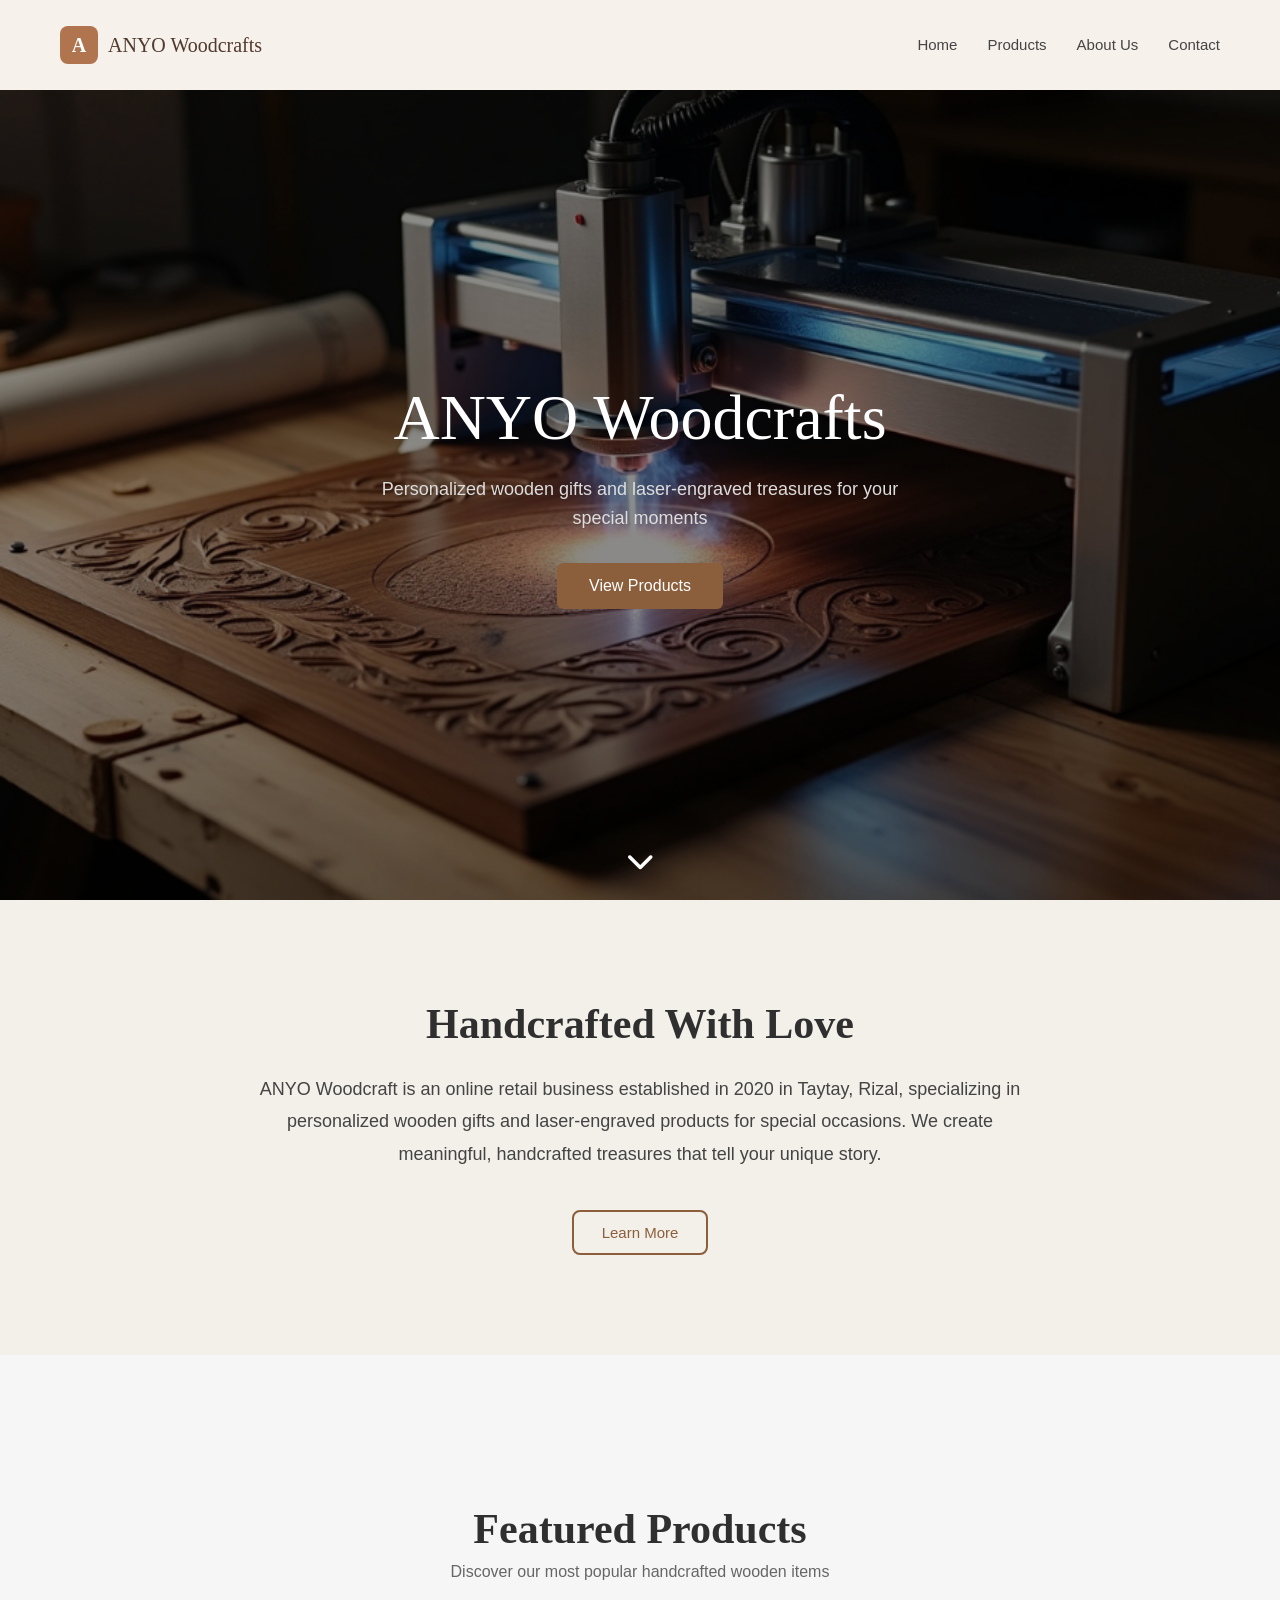
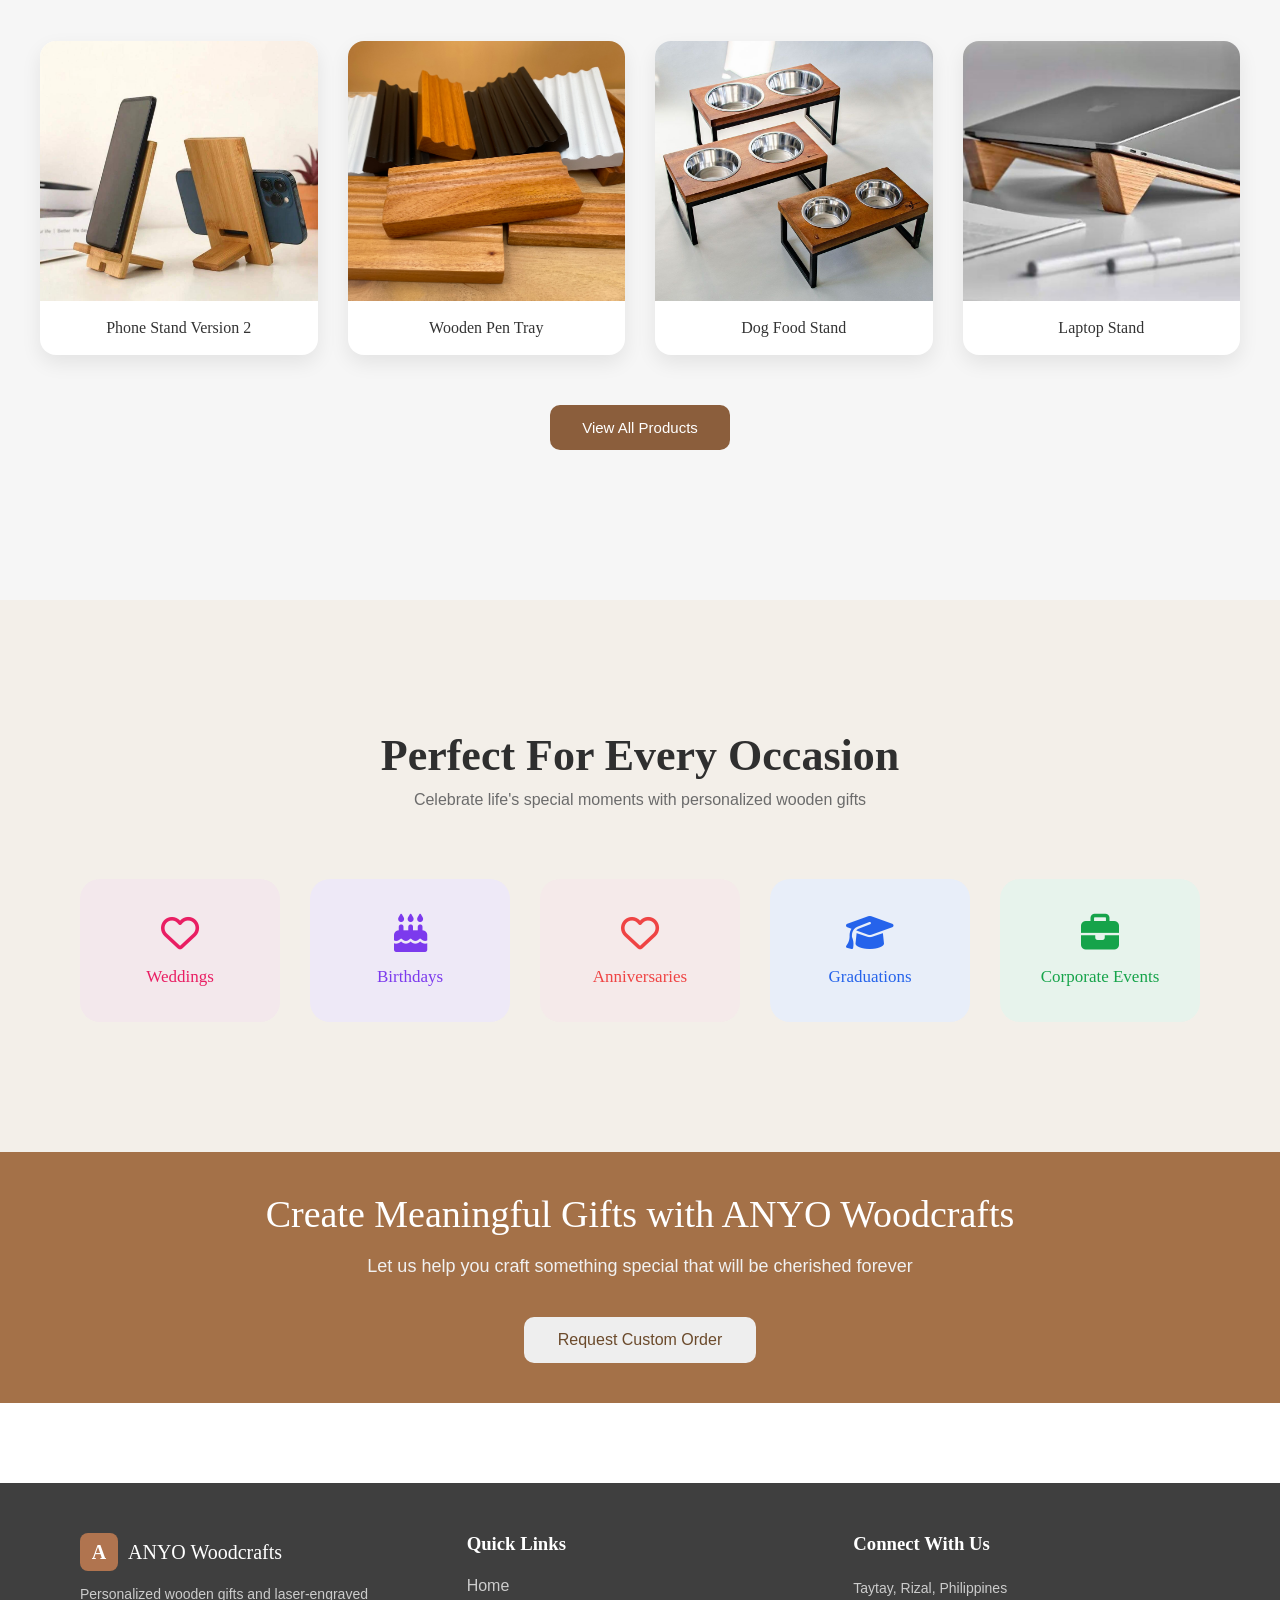
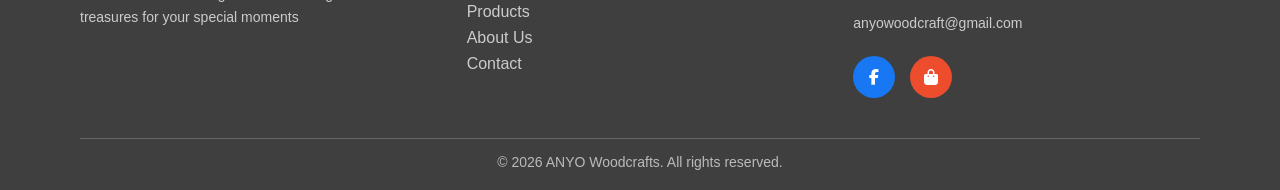
<file: index.html>
<!DOCTYPE html>
<html lang="en">
<head>
  <meta charset="UTF-8">
  <meta name="viewport" content="width=device-width, initial-scale=1.0">
  <link rel="icon" type="image/png" href="IMAGES/favicon.png">
  <link rel="stylesheet" href="https://cdnjs.cloudflare.com/ajax/libs/font-awesome/6.5.0/css/all.min.css">
  <link rel="stylesheet" href="navfoot.css">
  <link rel="stylesheet" href="index.css">
  <title>ANYO Woodcrafts</title>
</head>
<body>

<header class="navbar">
  <a href="index.html" class="logo">
  <div class="logo-icon">A</div>
  <span>ANYO Woodcrafts</span>
</a>

  <div class="menu-toggle" id="menu-toggle">
  <span id="menu-icon">☰</span>
</div>

  <ul class="nav-links" id="nav-links">
    <li><a href="index.html">Home</a></li>
    <li><a href="products.html">Products</a></li>
    <li><a href="about.html">About Us</a></li>
    <li><a href="contact.html">Contact</a></li>
  </ul>
</header>

<section class="hero">
  <div class="hero-slider">
    <img src="IMAGES/Choosing-the-Right-Wood-for-Laser-Engraving.jpg" class="slide active">
    <img src="IMAGES/HERO11.jpg" class="slide">
    <img src="IMAGES/HERO12.jpg" class="slide">
    <img src="IMAGES/HERO13.jpg" class="slide">
    <img src="IMAGES/HERO14.jpg" class="slide">
  </div>

  <div class="overlay">
    <div class="hero-text">
      <h1>ANYO Woodcrafts</h1>

      <p>
        Personalized wooden gifts and laser-engraved treasures for your <br>
        special moments
      </p>

      <a href="products.html">
        <button>View Products</button>
      </a>
    </div>
  </div>

  <!-- SCROLL DOWN ARROW -->
  <div class="scroll-down">
    <a href="#about-section">
      <i class="fa-solid fa-chevron-down"></i>
    </a>
  </div>
</section>

<section class="about" id="about-section">
  <div class="about-content">
    <h1>Handcrafted With Love</h1>
    <p>
      ANYO Woodcraft is an online retail business established in 2020 in Taytay, Rizal,
      specializing in personalized wooden gifts and laser-engraved products for special occasions.
      We create meaningful, handcrafted treasures that tell your unique story.
    </p>
    <a href="about.html"><button>Learn More</button></a>
  </div>
</section>

<section class="featured">
  <h2>Featured Products</h2>
  <p>Discover our most popular handcrafted wooden items</p>

  <div class="featured-grid">
    <div class="featured-card">
      <img src="IMAGES/PHONESTANDV1.jpg" alt="">
      <h3>Phone Stand Version 2</h3>
    </div>

    <div class="featured-card">
      <img src="IMAGESPRODUCTS/PENTRAYFEA.jpg" alt="">
      <h3>Wooden Pen Tray</h3>
    </div>

    <div class="featured-card">
      <img src="IMAGES/DOGFOOD.jpg" alt="">
      <h3>Dog Food Stand</h3>
    </div>

    <div class="featured-card">
      <img src="IMAGES/LAPTOP.jpg" alt="">
      <h3>Laptop Stand</h3>
    </div>
  </div>

  <div class="featured-btn">
  <a href="products.html"><button>View All Products</button></a>
</div>
</section>

<section class="occasion-section">
  <h1>Perfect For Every Occasion</h1>
  <p>Celebrate life's special moments with personalized wooden gifts</p>

  <div class="card-container">
    <div class="card wedding">
      <i class="fa-regular fa-heart"></i>
      <h3>Weddings</h3>
    </div>

    <div class="card birthday">
      <i class="fa-solid fa-cake-candles"></i>
      <h3>Birthdays</h3>
    </div>

    <div class="card anniversary">
      <i class="fa-regular fa-heart"></i>
      <h3>Anniversaries</h3>
    </div>

    <div class="card graduation">
      <i class="fa-solid fa-graduation-cap"></i>
      <h3>Graduations</h3>
    </div>

    <div class="card corporate">
      <i class="fa-solid fa-briefcase"></i>
      <h3>Corporate Events</h3>
    </div>
  </div>
</section>

<section class="cta">
  <div class="cta-content">
    <h1>Create Meaningful Gifts with ANYO Woodcrafts</h1>
    <p>Let us help you craft something special that will be cherished forever</p>
    <a href="contact.html"><button>Request Custom Order</button></a>
  </div>
</section>

<footer class="footer">
  <div class="footer-container">
    <div class="footer-col">
      <div class="footer-logo">
  <div class="logo-icon">A</div>
  <span>ANYO Woodcrafts</span>
    </div>
      <p>
        Personalized wooden gifts and laser-engraved treasures
        for your special moments
      </p>
    </div>

    <div class="footer-col">
      <h3>Quick Links</h3>
      <ul>
        <li><a href="index.html">Home</a></li>
        <li><a href="products.html">Products</a></li>
        <li><a href="about.html">About Us</a></li>
        <li><a href="contact.html">Contact</a></li>
      </ul>
    </div>

    <div class="footer-col">
      <h3>Connect With Us</h3>
      <p>Taytay, Rizal, Philippines</p>
      <p>anyowoodcraft@gmail.com</p>

      <div class="socials">
  <a href="https://www.facebook.com/ANYOwoodcrafts" class="circle fb" target="_blank">
    <i class="fab fa-facebook-f"></i>
  </a>

  <a href="https://shopee.ph/anyocrafts" class="circle shopee" target="_blank">
    <i class="fas fa-shopping-bag"></i>
  </a>
</div>
    </div>
  </div>

  <div class="footer-bottom">
    © 2026 ANYO Woodcrafts. All rights reserved.
  </div>
</footer>

<script>
let slides = document.querySelectorAll(".slide");
let index = 0;

function changeSlide() {
  slides[index].classList.remove("active");
  index = (index + 1) % slides.length;
  slides[index].classList.add("active");
}

setInterval(changeSlide, 3000);
</script>

<script>
window.addEventListener("scroll", function () {
  const hero = document.querySelector(".hero");
  let offset = window.scrollY;
  hero.style.backgroundPositionY = offset * 0.5 + "px";
});
</script>

<script src="script.js"></script>

</body>
</html>
</file>
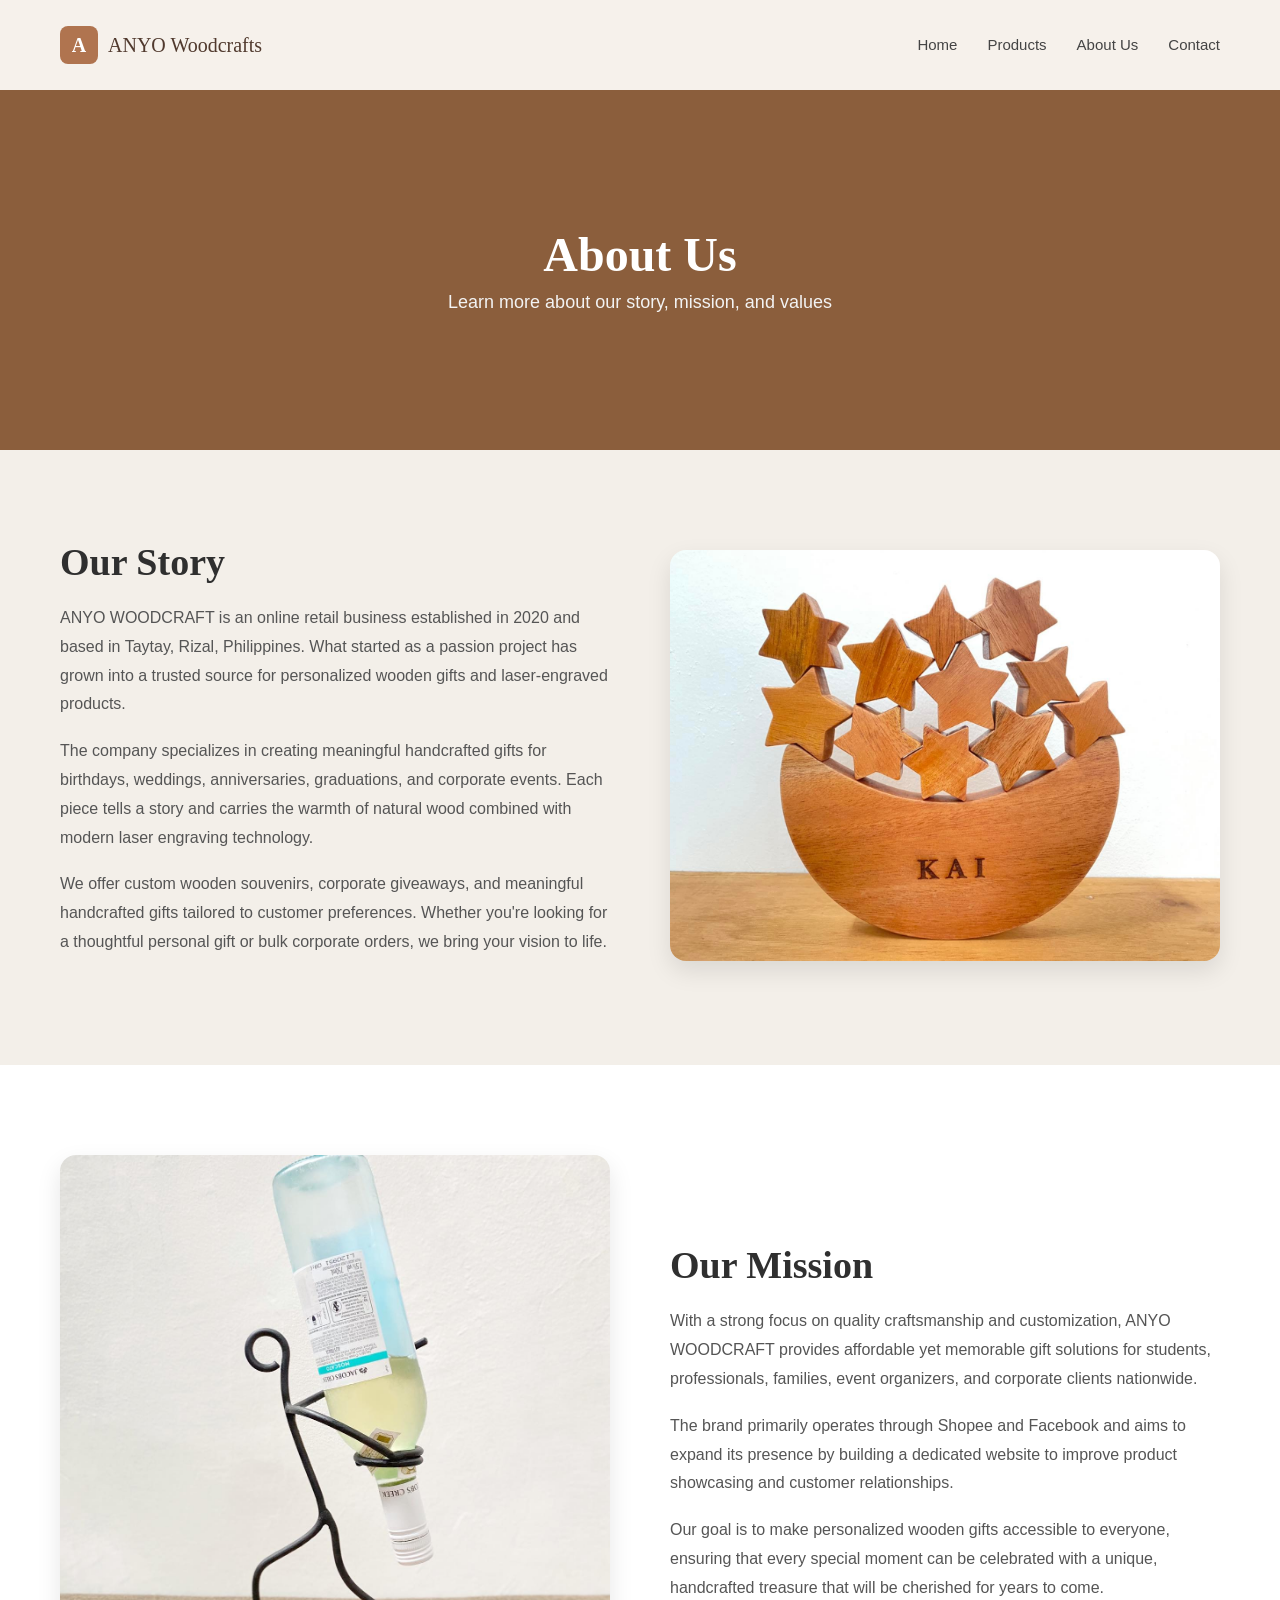
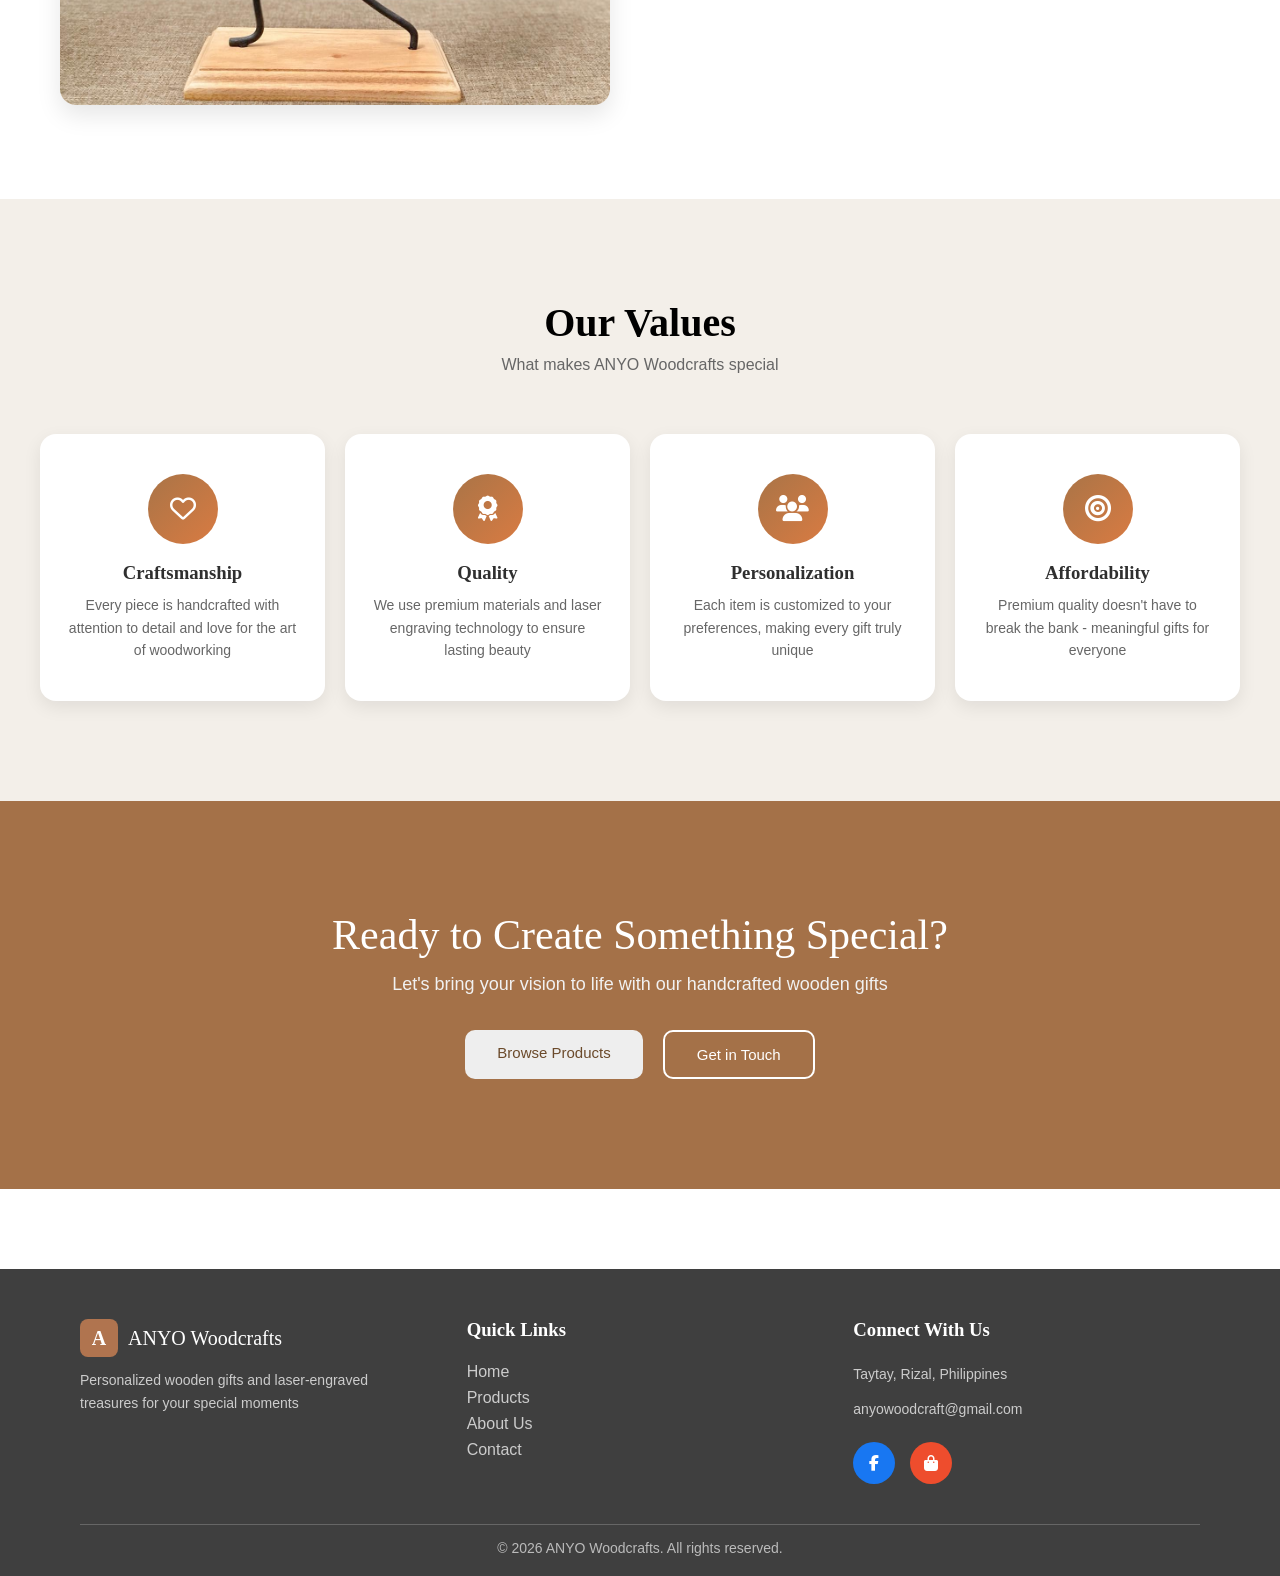
<file: about.html>
<!DOCTYPE html>
<html lang="en">
<head>
  <meta charset="UTF-8">
  <meta name="viewport" content="width=device-width, initial-scale=1.0">
  <link rel="icon" type="image/png" href="IMAGES/favicon.png">
  <link rel="stylesheet" href="https://cdnjs.cloudflare.com/ajax/libs/font-awesome/6.5.0/css/all.min.css">
  <link rel="stylesheet" href="navfoot.css">
  <link rel="stylesheet" href="about.css">
  <title>About - ANYO Woodcrafts</title>
</head>
<body>

<header class="navbar">
  <a href="index.html" class="logo">
  <div class="logo-icon">A</div>
  <span>ANYO Woodcrafts</span>
</a>

  <div class="menu-toggle" id="menu-toggle">
    ☰
  </div>

  <ul class="nav-links" id="nav-links">
    <li><a href="index.html">Home</a></li>
    <li><a href="products.html">Products</a></li>
    <li><a href="about.html">About Us</a></li>
    <li><a href="contact.html">Contact</a></li>
  </ul>
</header>

<section class="about-hero">
  <h1>About Us</h1>
  <p>Learn more about our story, mission, and values</p>
</section>

<section class="about-section">
  <div class="about-grid">

    <div class="about-text">
      <h2>Our Story</h2>
      <p>
        ANYO WOODCRAFT is an online retail business established in 2020 and
        based in Taytay, Rizal, Philippines. What started as a passion project
        has grown into a trusted source for personalized wooden gifts and
        laser-engraved products.
      </p>
      <p>
        The company specializes in creating meaningful handcrafted gifts for
        birthdays, weddings, anniversaries, graduations, and corporate events.
        Each piece tells a story and carries the warmth of natural wood combined
        with modern laser engraving technology.
      </p>
      <p>
        We offer custom wooden souvenirs, corporate giveaways, and meaningful
        handcrafted gifts tailored to customer preferences. Whether you're
        looking for a thoughtful personal gift or bulk corporate orders, we bring
        your vision to life.
      </p>
    </div>

    <div class="about-image">
      <img src="IMAGES/KAI.jpg" alt="">
    </div>

  </div>
</section>

<section class="about-section alt">
  <div class="about-grid">

    <div class="about-image">
      <img src="IMAGES/AW.jpg" alt="">
    </div>

    <div class="about-text">
      <h2>Our Mission</h2>
      <p>
        With a strong focus on quality craftsmanship and customization, ANYO
        WOODCRAFT provides affordable yet memorable gift solutions for students,
        professionals, families, event organizers, and corporate clients
        nationwide.
      </p>
      <p>
        The brand primarily operates through Shopee and Facebook and aims to
        expand its presence by building a dedicated website to improve product
        showcasing and customer relationships.
      </p>
      <p>
        Our goal is to make personalized wooden gifts accessible to everyone,
        ensuring that every special moment can be celebrated with a unique,
        handcrafted treasure that will be cherished for years to come.
      </p>
    </div>

  </div>
</section>

<section class="values">
  <h2>Our Values</h2>
  <p class="subtitle">What makes ANYO Woodcrafts special</p>

  <div class="values-grid">

    <div class="value-card">
  <div class="icon"><i class="fa-regular fa-heart"></i></div>
  <h3>Craftsmanship</h3>
  <p>Every piece is handcrafted with attention to detail and love for the art of woodworking</p>
</div>

<div class="value-card">
  <div class="icon"><i class="fa-solid fa-award"></i></div>
  <h3>Quality</h3>
  <p>We use premium materials and laser engraving technology to ensure lasting beauty</p>
</div>

<div class="value-card">
  <div class="icon"><i class="fa-solid fa-users"></i></div>
  <h3>Personalization</h3>
  <p>Each item is customized to your preferences, making every gift truly unique</p>
</div>

<div class="value-card">
  <div class="icon"><i class="fa-solid fa-bullseye"></i></div>
  <h3>Affordability</h3>
  <p>Premium quality doesn't have to break the bank - meaningful gifts for everyone</p>
</div>

  </div>
</section>

<section class="cta-about fade-in">
  <div class="cta-content">
    <h1>Ready to Create Something Special?</h1>
    <p>Let's bring your vision to life with our handcrafted wooden gifts</p>

    <div class="cta-buttons">
      <a href="products.html" class="btn primary">Browse Products</a>
      <a href="contact.html" class="btn outline">Get in Touch</a>
    </div>
  </div>
</section>

<footer class="footer">
  <div class="footer-container">

    <div class="footer-col">
      <div class="footer-logo">
  <div class="logo-icon">A</div>
  <span>ANYO Woodcrafts</span>
    </div>
      <p>
        Personalized wooden gifts and laser-engraved treasures
        for your special moments
      </p>
    </div>

    <div class="footer-col">
      <h3>Quick Links</h3>
      <ul>
        <li><a href="index.html">Home</a></li>
        <li><a href="products.html">Products</a></li>
        <li><a href="about.html">About Us</a></li>
        <li><a href="contact.html">Contact</a></li>
      </ul>
    </div>

    <div class="footer-col">
      <h3>Connect With Us</h3>
      <p>Taytay, Rizal, Philippines</p>
      <p>anyowoodcraft@gmail.com</p>

      <div class="socials">
  <a href="https://www.facebook.com/ANYOwoodcrafts" class="circle fb" target="_blank">
    <i class="fab fa-facebook-f"></i>
  </a>

  <a href="https://shopee.ph/anyocrafts" class="circle shopee" target="_blank">
    <i class="fas fa-shopping-bag"></i>
  </a>
</div>
    </div>
    </div>

  </div>

  <div class="footer-bottom">
    © 2026 ANYO Woodcrafts. All rights reserved.
  </div>
</footer>

<script>
const elements = document.querySelectorAll(".fade-in");

function showOnScroll() {
  const triggerBottom = window.innerHeight * 0.85;

  elements.forEach(el => {
    const boxTop = el.getBoundingClientRect().top;
    if (boxTop < triggerBottom) {
      el.classList.add("show");
    }
  });
}

window.addEventListener("scroll", showOnScroll);
</script>

<script src="script.js"></script>

</body>
</html>
</file>
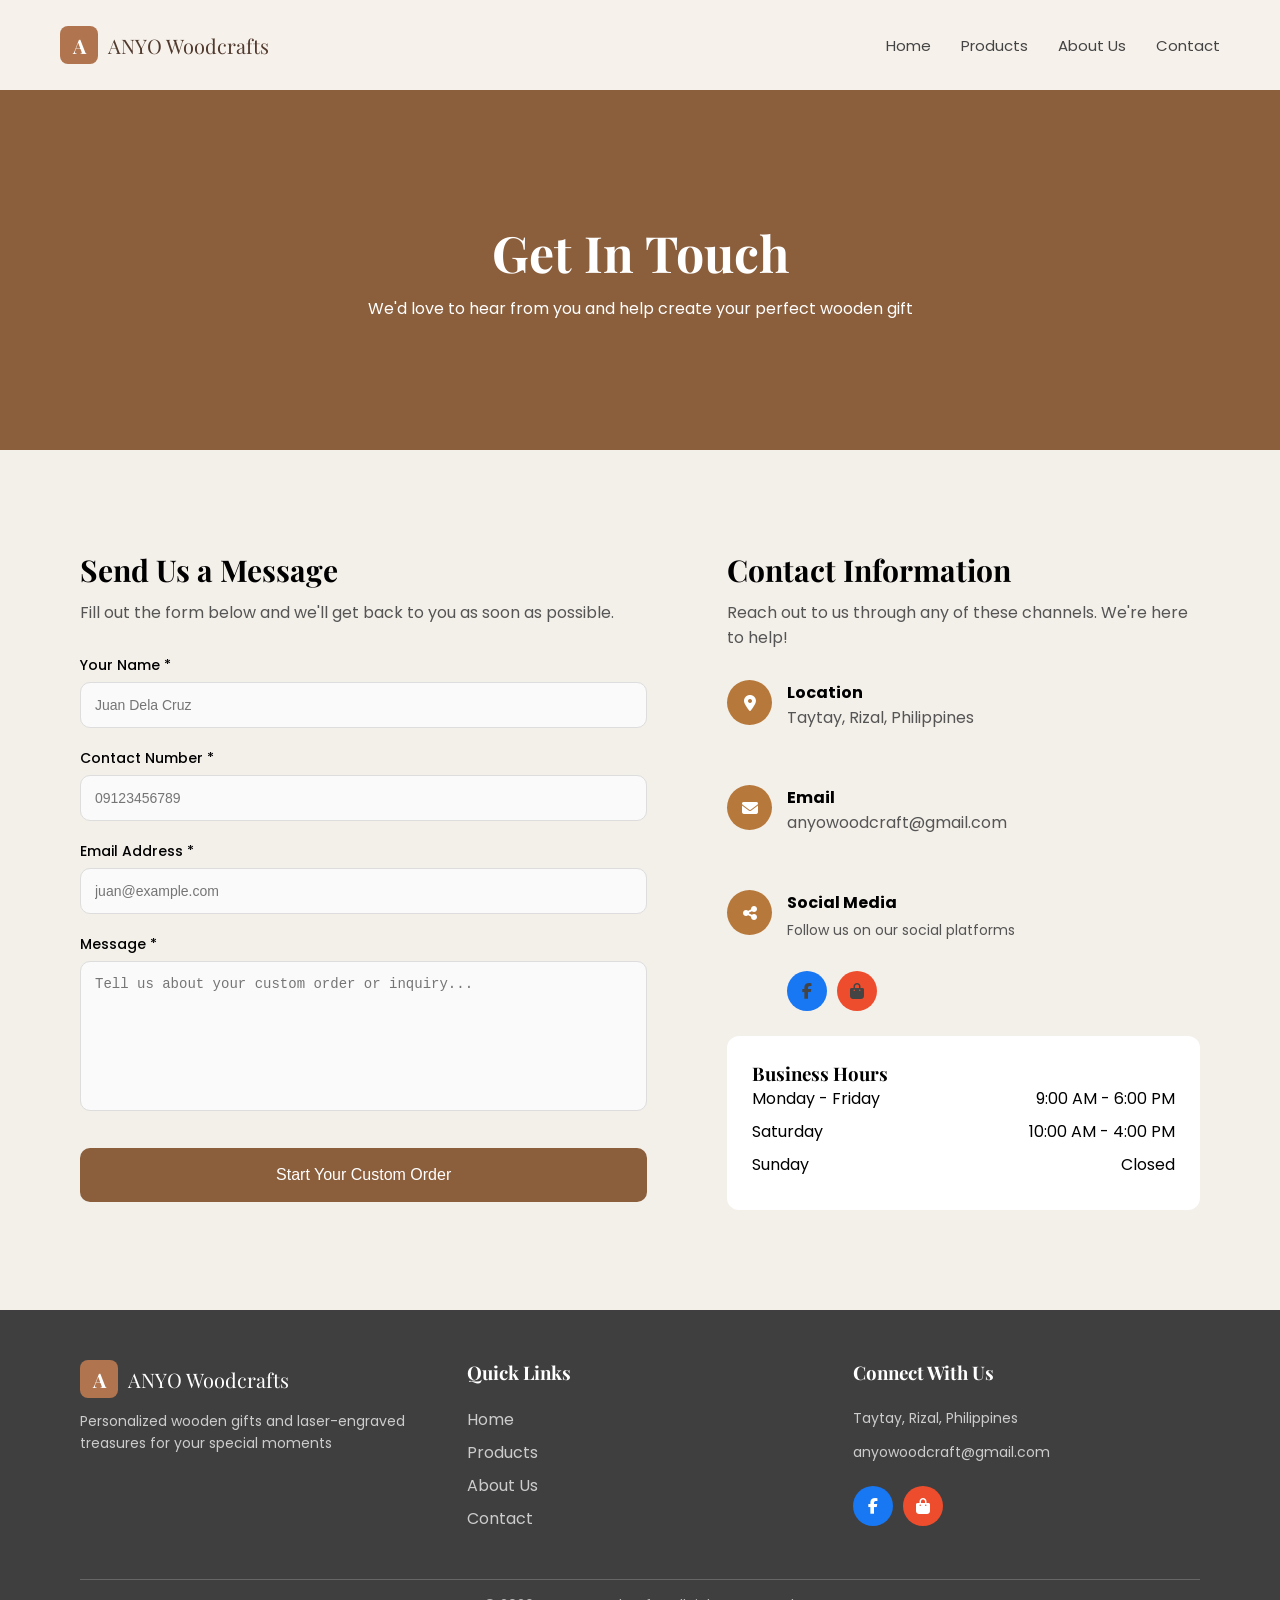
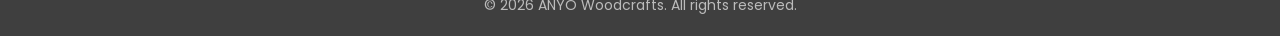
<file: contact.html>
<!DOCTYPE html>
  <html lang="en">
  <head>
    <meta charset="UTF-8">
    <meta name="viewport" content="width=device-width, initial-scale=1.0">
    <link rel="icon" type="image/png" href="IMAGES/favicon.png"> 
    <link href="https://fonts.googleapis.com/css2?family=Playfair+Display:wght@500;600;700&family=Poppins:wght@300;400;500&display=swap" rel="stylesheet">
    <link rel="stylesheet" href="https://cdnjs.cloudflare.com/ajax/libs/font-awesome/6.5.0/css/all.min.css">

    <link rel="stylesheet" href="navfoot.css">
    <link rel="stylesheet" href="contact.css">

    <title>Contact - ANYO Woodcrafts</title>
  </head>
  <body>

  <header class="navbar">
    <a href="index.html" class="logo">
    <div class="logo-icon">A</div>
    <span>ANYO Woodcrafts</span>
  </a>

    <div class="menu-toggle" id="menu-toggle">
      ☰
    </div>

    <ul class="nav-links" id="nav-links">
      <li><a href="index.html">Home</a></li>
      <li><a href="products.html">Products</a></li>
      <li><a href="about.html">About Us</a></li>
      <li><a href="contact.html">Contact</a></li>
    </ul>
  </header>

  <section class="contact-hero">
    <h1>Get In Touch</h1>
    <p>We'd love to hear from you and help create your perfect wooden gift</p>
  </section>

  <section class="contact-section">

    <div class="contact-form">
    <h2>Send Us a Message</h2>
    <p>Fill out the form below and we'll get back to you as soon as possible.</p>

    <form id="contactForm">

      <!-- NAME -->
      <div class="form-group">
        <label>Your Name *</label>
        <input type="text" id="name" placeholder="Juan Dela Cruz">
        <div class="error" id="nameError"></div>
      </div>

      <!-- PHONE -->
      <div class="form-group">
        <label>Contact Number *</label>
        <input type="text" id="phone" placeholder="09123456789">
        <div class="error" id="phoneError"></div>
      </div>

      <!-- EMAIL -->
      <div class="form-group">
        <label>Email Address *</label>
        <input type="text" id="email" placeholder="juan@example.com">
        <div class="error" id="emailError"></div>
      </div>

      <!-- MESSAGE -->
      <div class="form-group">
        <label>Message *</label>
        <textarea id="message" placeholder="Tell us about your custom order or inquiry..."></textarea>
        <div class="error" id="messageError"></div>
      </div>

      <!-- BUTTON -->
      <button type="submit">Start Your Custom Order</button>

    </form>
  </div>

    <div class="contact-info">
      <h2>Contact Information</h2>
      <p>Reach out to us through any of these channels. We're here to help!</p>

      <div class="info-box">
        <div class="icon"><i class="fas fa-map-marker-alt"></i></div>
        <div>
          <strong>Location</strong>
          <p>Taytay, Rizal, Philippines</p>
        </div>
      </div>

      <div class="info-box">
        <div class="icon"><i class="fas fa-envelope"></i></div>
        <div>
          <strong>Email</strong>
          <p>anyowoodcraft@gmail.com</p>
        </div>
      </div>

      <div class="info-box">
        <div class="icon"><i class="fas fa-share-alt"></i></div>
        <div>
          <strong>Social Media</strong>
          <p class="social-text">Follow us on our social platforms</p>

          <div class="socials">
            <a href="https://www.facebook.com/ANYOwoodcrafts" target="_blank" class="circle fb">
              <i class="fab fa-facebook-f"></i>
            </a>

            <a href="https://shopee.ph/anyocrafts" target="_blank" class="circle shopee">
              <i class="fas fa-shopping-bag"></i>
            </a>
          </div>
        </div>
      </div>

      <div class="hours-box">
        <h3>Business Hours</h3>

        <div class="hours-row">
          <span>Monday - Friday</span>
          <span>9:00 AM - 6:00 PM</span>
        </div>

        <div class="hours-row">
          <span>Saturday</span>
          <span>10:00 AM - 4:00 PM</span>
        </div>

        <div class="hours-row">
          <span>Sunday</span>
          <span>Closed</span>
        </div>
      </div>

    </div>

  </section>

  <footer class="footer">
    <div class="footer-container">

      <div class="footer-col">
        <div class="footer-logo">
    <div class="logo-icon">A</div>
    <span>ANYO Woodcrafts</span>
      </div>
        <p>Personalized wooden gifts and laser-engraved treasures for your special moments</p>
      </div>

      <div class="footer-col">
        <h3>Quick Links</h3>
        <ul>
          <li><a href="index.html">Home</a></li>
          <li><a href="products.html">Products</a></li>
          <li><a href="about.html">About Us</a></li>
          <li><a href="contact.html">Contact</a></li>
        </ul>
      </div>

      <div class="footer-col">
        <h3>Connect With Us</h3>
        <p>Taytay, Rizal, Philippines</p>
        <p>anyowoodcraft@gmail.com</p>

        <div class="socials">
  <a href="https://www.facebook.com/ANYOwoodcrafts" class="circle fb" target="_blank">
    <i class="fab fa-facebook-f"></i>
  </a>

  <a href="https://shopee.ph/anyocrafts" class="circle shopee" target="_blank">
    <i class="fas fa-shopping-bag"></i>
  </a>
</div>
      </div>

    </div>

    <div class="footer-bottom">
      © 2026 ANYO Woodcrafts. All rights reserved.
    </div>
  </footer>

<div class="popup" id="successPopup">
  <div class="popup-content">
    <i class="fas fa-check-circle"></i>
    <h2>Message Sent!</h2>
    <p>Thank you! We’ll get back to you soon.</p>
    <button onclick="closePopup()">OK</button>
  </div>


  <script src="script.js"></script>
  <script src="contact.js"></script>


  
  </body>
  </html>
</file>
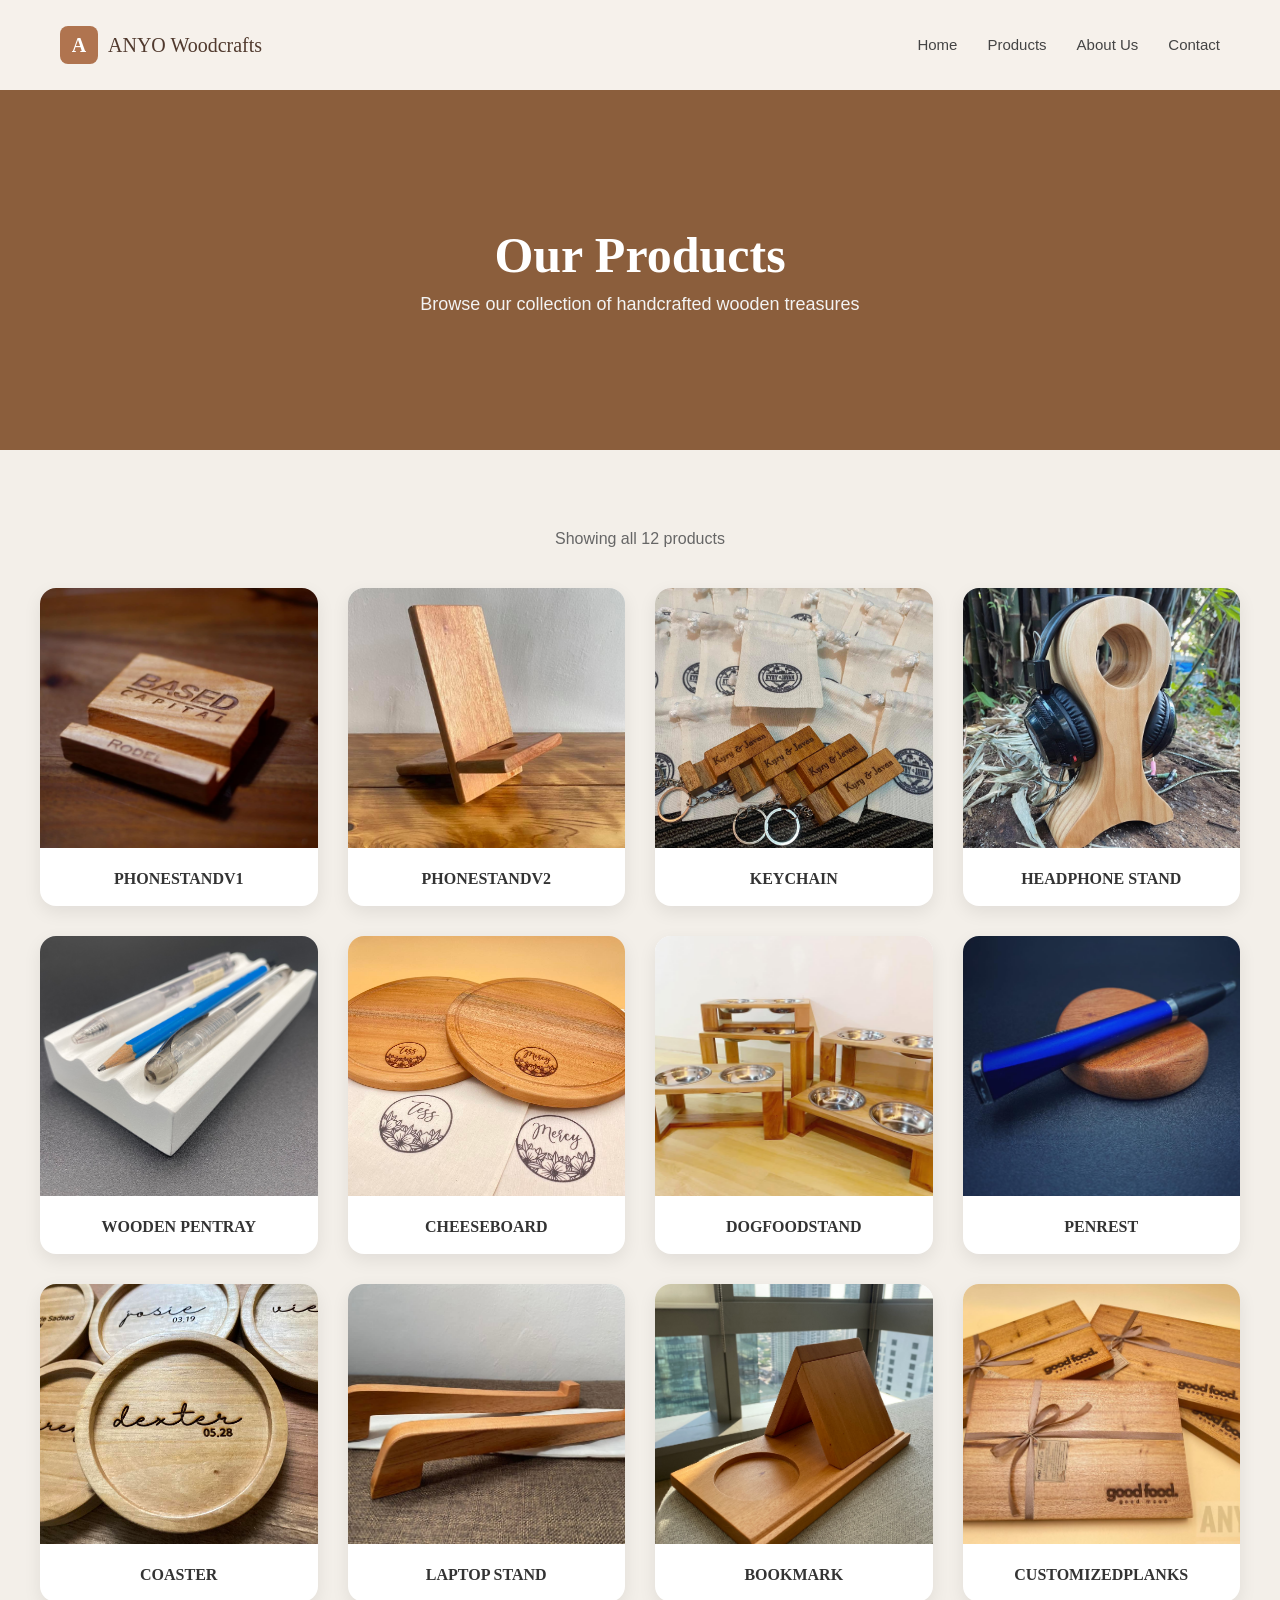
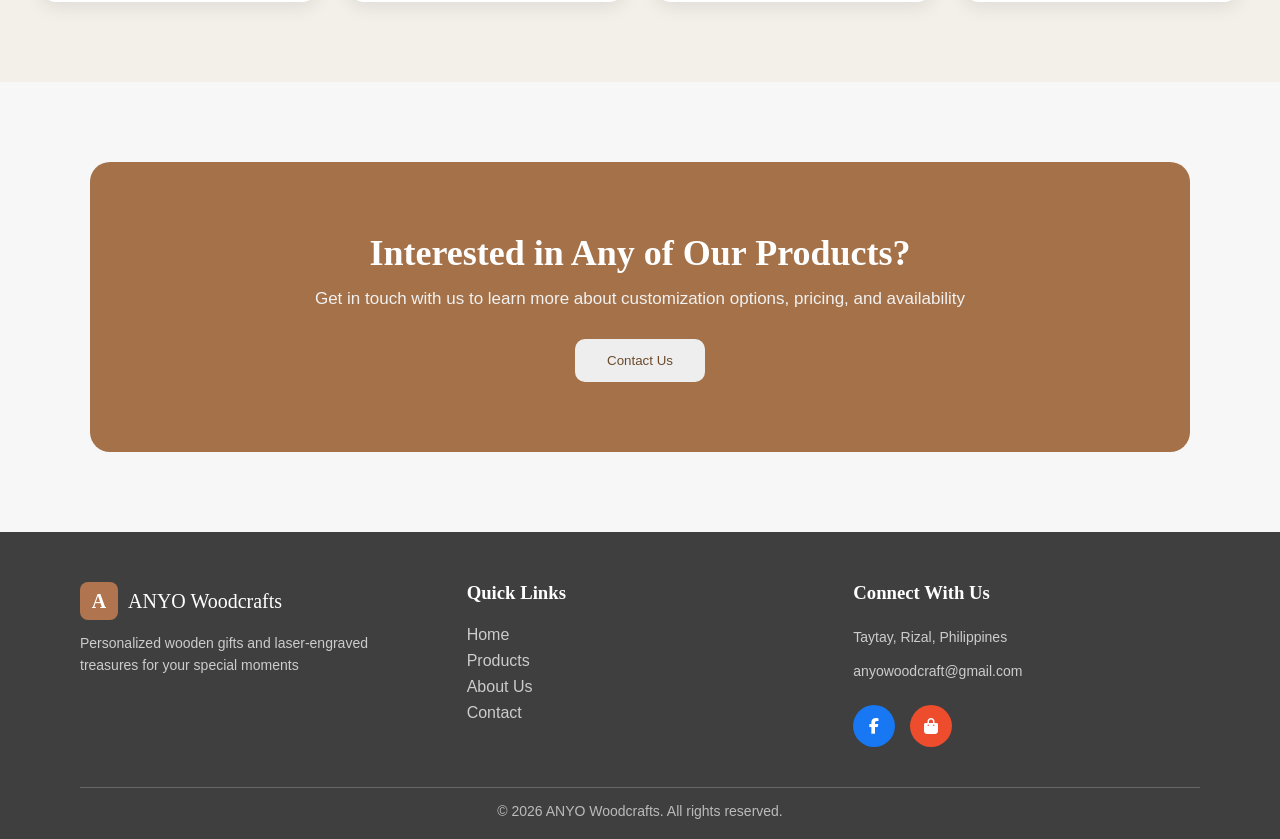
<file: products.html>
<!DOCTYPE html>
<html lang="en">
<head>
  <meta charset="UTF-8">
  <meta name="viewport" content="width=device-width, initial-scale=1.0">
  <link rel="icon" type="image/png" href="IMAGES/favicon.png">
  <link rel="stylesheet" href="https://cdnjs.cloudflare.com/ajax/libs/font-awesome/6.5.0/css/all.min.css">
  <link rel="stylesheet" href="navfoot.css">
  <link rel="stylesheet" href="products.css">
  <title>Products - ANYO Woodcrafts</title>
</head>
<body>

<header class="navbar">
  <a href="index.html" class="logo">
  <div class="logo-icon">A</div>
  <span>ANYO Woodcrafts</span>
</a>

  <div class="menu-toggle" id="menu-toggle">
    ☰
  </div>

  <ul class="nav-links" id="nav-links">
    <li><a href="index.html">Home</a></li>
    <li><a href="products.html">Products</a></li>
    <li><a href="about.html">About Us</a></li>
    <li><a href="contact.html">Contact</a></li>
  </ul>
</header>

<section class="products-hero">
  <h1>Our Products</h1>
  <p>Browse our collection of handcrafted wooden treasures</p>
</section>

<section class="products-section">
  <p class="product-count">Showing all 12 products</p>

  <div class="product-grid">

  <div class="product-card">
    <div class="img-wrapper">
      <img src="IMAGESPRODUCTS/PHONESTANDV1.jpg" alt="">
      <div class="overlay-text">
        A simple and functional cellphone stand perfect for giveaways, souvenirs, and everyday desk use.
      </div>
    </div>
    <h3>PHONESTANDV1</h3>
  </div>

  <div class="product-card">
    <div class="img-wrapper">
      <img src="IMAGESPRODUCTS/PHONESTANDV2.jpg" alt="">
      <div class="overlay-text">
        An upgraded wooden phone stand design with a sturdy build, ideal for workspaces and personalized gifts.
      </div>
    </div>
    <h3>PHONESTANDV2</h3>
  </div>

  <div class="product-card">
    <div class="img-wrapper">
      <img src="IMAGESPRODUCTS/KEYCHAIN.jpg" alt="">
      <div class="overlay-text">
        Custom wooden keychains crafted for souvenirs, giveaways, and personalized keepsakes.
      </div>
    </div>
    <h3>KEYCHAIN</h3>
  </div>

  <div class="product-card">
    <div class="img-wrapper">
      <img src="IMAGESPRODUCTS/HEADPHONESTAND1.jpg" alt="">
      <div class="overlay-text">
        A stylish wooden headphone stand designed to keep your desk organized and your headphones protected.
      </div>
    </div>
    <h3>HEADPHONE STAND</h3>
  </div>

  <div class="product-card">
    <div class="img-wrapper">
      <img src="IMAGESPRODUCTS/PENTRAY1.jpg">
      <div class="overlay-text">
        A compact wooden pen tray perfect for organizing pens, pencils, and office essentials.
      </div>
    </div>
    <h3>WOODEN PENTRAY</h3>
  </div>

  <div class="product-card">
    <div class="img-wrapper">
      <img src="IMAGESPRODUCTS/CHEESEBOARD.jpg">
      <div class="overlay-text">
        A durable wooden cheeseboard ideal for serving snacks, cheese, and appetizers in style.
      </div>
    </div>
    <h3>CHEESEBOARD</h3>
  </div>

  <div class="product-card">
    <div class="img-wrapper">
      <img src="IMAGESPRODUCTS/DOGFOODSTAND.jpg">
      <div class="overlay-text">
        A sturdy elevated food stand designed to make feeding time cleaner and more comfortable for pets.
      </div>
    </div>
    <h3>DOGFOODSTAND</h3>
  </div>

  <div class="product-card">
    <div class="img-wrapper">
      <img src="IMAGES/PENRACK.jpeg">
      <div class="overlay-text">
       A sleek wooden pen rest crafted to keep your pen secure while enhancing your desk’s natural aesthetic.
      </div>
    </div>
    <h3>PENREST</h3>
  </div>

  <div class="product-card">
    <div class="img-wrapper">
      <img src="IMAGESPRODUCTS/COASTER.jpg">
      <div class="overlay-text">
        Elegant wooden coasters that protect surfaces while adding style to your table setup.
      </div>
    </div>
    <h3>COASTER</h3>
  </div>

  <div class="product-card">
    <div class="img-wrapper">
      <img src="IMAGESPRODUCTS/LAPTOPSTAND1.jpg">
      <div class="overlay-text">
        A durable wooden laptop stand designed for better comfort, airflow, and desk organization.
      </div>
    </div>
    <h3>LAPTOP STAND</h3>
  </div>

  <div class="product-card">
    <div class="img-wrapper">
      <img src="IMAGESPRODUCTS/BOOK.jpg">
      <div class="overlay-text">
        Personalized wooden bookmarks perfect for readers, gifts, and special occasions.
      </div>
    </div>
    <h3>BOOKMARK</h3>
  </div>

  <div class="product-card">
    <div class="img-wrapper">
      <img src="IMAGESPRODUCTS/PLANKS.jpg">
      <div class="overlay-text">
        Customized wooden planks made for engraving, decorations, signages, and personalized gifts.
      </div>
    </div>
    <h3>CUSTOMIZEDPLANKS</h3>
  </div>

</div>
</section>

<section class="cta-products">
  <div class="cta-box">
    <h1>Interested in Any of Our Products?</h1>
    <p>Get in touch with us to learn more about customization options, pricing, and availability</p>
    <a href="contact.html"><button>Contact Us</button></a>
  </div>
</section>

<footer class="footer">
  <div class="footer-container">

    <div class="footer-col">
      <div class="footer-logo">
  <div class="logo-icon">A</div>
  <span>ANYO Woodcrafts</span>
    </div>
      <p>
        Personalized wooden gifts and laser-engraved treasures
        for your special moments
      </p>
    </div>

    <div class="footer-col">
      <h3>Quick Links</h3>
      <ul>
        <li><a href="index.html">Home</a></li>
        <li><a href="products.html">Products</a></li>
        <li><a href="about.html">About Us</a></li>
        <li><a href="contact.html">Contact</a></li>
      </ul>
    </div>

    <div class="footer-col">
      <h3>Connect With Us</h3>
      <p>Taytay, Rizal, Philippines</p>
      <p>anyowoodcraft@gmail.com</p>

      <div class="socials">
  <a href="https://www.facebook.com/ANYOwoodcrafts" class="circle fb" target="_blank">
    <i class="fab fa-facebook-f"></i>
  </a>

  <a href="https://shopee.ph/anyocrafts" class="circle shopee" target="_blank">
    <i class="fas fa-shopping-bag"></i>
  </a>
</div>
    </div>
    </div>

  </div>

  <div class="footer-bottom">
    © 2026 ANYO Woodcrafts. All rights reserved.
  </div>
</footer>

<script>
const elements = document.querySelectorAll(".fade-in");

function showOnScroll() {
  const triggerBottom = window.innerHeight * 0.85;

  elements.forEach(el => {
    const boxTop = el.getBoundingClientRect().top;
    if (boxTop < triggerBottom) {
      el.classList.add("show");
    }
  });
}

window.addEventListener("scroll", showOnScroll);
</script>

<script>
document.querySelector("form")?.addEventListener("submit", function(e) {
  e.preventDefault();
  alert("Thank you! Your message has been sent.");
  this.reset();
});
</script>

<script src="script.js"></script>

</body>
</html>
</file>
<file: navfoot.css>
/* ===== RESET ===== */
* {
  margin: 0;
  padding: 0;
  box-sizing: border-box;
}

/* ===== BODY ===== */
body {
  font-family: 'Poppins', sans-serif;
  padding-top: 90px;
}

h1, h2, h3, h4, h5 {
  font-family: 'Playfair Display', serif;
}

/* ================= NAVBAR ================= */
.navbar {
  position: fixed;
  top: 0;
  left: 0;
  width: 100%;
  height: 90px;
  z-index: 1000;

  display: flex;
  justify-content: space-between;
  align-items: center;
  padding: 0 60px;

  background: #F6F1EB;
}

/* ===== LOGO ===== */
.logo {
  display: flex;
  align-items: center;
  gap: 10px;

  font-family: 'Playfair Display', serif;
  font-size: 20px;

  text-decoration: none;
  color: #50392D;
}

.logo:hover {
  opacity: 0.8;
}

.logo-icon {
  background: #B0744F;
  color: #fff;
  width: 38px;
  height: 38px;
  display: flex;
  align-items: center;
  justify-content: center;
  border-radius: 8px;
  font-weight: bold;
}

/* ===== NAV LINKS ===== */
.nav-links {
  list-style: none;
  display: flex;
  gap: 30px;
}

.nav-links a {
  color: #50392D;
  text-decoration: none;
  color: #444;
  font-size: 15px;
  transition: 0.3s;
}

.nav-links a:hover,
.nav-links .active {
  color: #B0744F;
  font-weight: 600;
}

/* ===== HAMBURGER ===== */
.menu-toggle {
  display: none;
  font-size: 26px;
  cursor: pointer;
  z-index: 1100;
}

/* ================= FOOTER ================= */
.footer {
  background: #3f3f3f;
  color: #ddd;
  padding: 50px 80px 20px;
}

/* ===== FOOTER LOGO ===== */
.footer-logo {
  display: flex;
  align-items: center;
  gap: 10px;

  font-family: 'Playfair Display', serif;
  font-size: 20px;

  color: #fff;
}

.footer-container {
  display: grid;
  grid-template-columns: repeat(3, 1fr);
  gap: 40px;
}

.footer-col {
  display: flex;
  flex-direction: column;
  gap: 12px;
}

.footer-col h3 {
  color: #fff;
  margin-bottom: 10px;
}

.footer-col p {
  font-size: 14px;
  line-height: 1.6;
  color: #ccc;
}

/* LINKS */
.footer-col ul {
  list-style: none;
}

.footer-col ul li {
  margin-bottom: 8px;
}

.footer-col ul li a {
  text-decoration: none;
  color: #ccc;
  transition: 0.25s ease;
}

.footer-col ul li a:hover {
  color: #fff;
  padding-left: 4px;
}

/* SOCIALS */
.socials {
  display: flex;
  gap: 15px;
  margin-top: 10px;
}

.circle {
  width: 42px;
  height: 42px;
  background: #8b6b3f;
  border-radius: 50%;
  display: flex;
  align-items: center;
  justify-content: center;
  color: white;
  text-decoration: none;
  transition: 0.3s ease;
}

.circle:hover {
  background: #a67c52;
  transform: translateY(-3px);
}

/* FOOTER BOTTOM */
.footer-bottom {
  text-align: center;
  margin-top: 40px;
  padding-top: 15px;
  border-top: 1px solid #666;
  font-size: 14px;
  color: #bbb;
}

/* ================= RESPONSIVE ================= */

/* TABLET + MOBILE NAV */
@media (max-width: 1024px) {

  .navbar {
    padding: 0 20px;
  }

  .menu-toggle {
    display: block;
  }

  .nav-links {
    position: fixed;
    top: 0;
    right: 0;
    height: 100vh;
    width: 260px;
    background: #f5f5f5;

    flex-direction: column;
    justify-content: center;
    align-items: flex-start;

    padding: 100px 30px;
    gap: 30px;

    transform: translateX(100%);
    transition: 0.3s ease-in-out;
  }

  .nav-links.active {
    transform: translateX(0);
  }

  .nav-links li {
    width: 100%;
  }

  .nav-links a {
    display: block;
    width: 100%;
    padding: 12px 0;
    font-size: 18px;
    border-bottom: 1px solid #ddd;
  }

  .nav-links a:hover {
    background: rgba(139, 107, 63, 0.08);
    padding-left: 12px;
    border-radius: 6px;
  }

  /* FOOTER */
  .footer-container {
    grid-template-columns: 1fr;
    text-align: center;
  }

  .footer-col {
    align-items: center;
  }

  .socials {
    justify-content: center;
  }
}

/* MOBILE */
@media (max-width: 600px) {

  .footer {
    padding: 40px 20px 20px;
  }

  .footer-bottom {
    font-size: 12px;
  }
}
</file>
<file: index.css>
/* ===== HERO SECTION ===== */
.hero {
  height: calc(100vh - 90px);
  position: relative;
  overflow: hidden;
}

.hero-slider {
  position: absolute;
  inset: 0;
  z-index: 0;
}

.slide {
  position: absolute;
  width: 100%;
  height: 100%;
  object-fit: cover;
  opacity: 0;
  transition: opacity 1s ease-in-out;
}

.slide.active {
  opacity: 1;
}

.overlay {
  position: absolute;
  inset: 0;
  background: rgba(0, 0, 0, 0.45);

  display: flex;
  justify-content: center;
  align-items: center;
  text-align: center;

  z-index: 2;
}

.hero-text {
  color: #fff;
  max-width: 700px;
  padding: 0 20px;
}

.hero-text h1 {
  font-family: 'Playfair Display', serif;
  font-size: 64px;
  font-weight: 500;
  margin-bottom: 20px;
}

.hero-text p {
  font-size: 18px;
  line-height: 1.6;
  color: #ddd;
  margin-bottom: 30px;
}

.hero-text button {
  padding: 14px 32px;
  font-size: 16px;
  border: none;
  border-radius: 6px;
  background: #8B5E3C;
  color: #fff;
  cursor: pointer;
  transition: 0.3s ease;
}

.hero-text button:hover {
  background: #A47148;
  transform: translateY(-2px);
}


/* ===== HERO RESPONSIVE ===== */
@media (max-width: 768px) {
  .hero-text h1 {
    font-size: 42px;
  }

  .hero-text p {
    font-size: 16px;
  }

  .hero-text button {
    padding: 12px 24px;
  }
}



/* ===== SCROLL ===== */
.scroll-down {
  position: absolute;
  bottom: 25px;
  left: 50%;
  transform: translateX(-50%);
  z-index: 10;
}

.scroll-down a {
  color: white;
  font-size: 28px;
  text-decoration: none;

  display: flex;
  align-items: center;
  justify-content: center;

  animation: bounce 1.8s infinite;
  transition: all 0.3s ease;
}

.scroll-down a:hover {
  color: #e07b3a;
  transform: translateY(0) scale(1.2);
}

@keyframes bounce {
  0%, 100% {
    transform: translateY(0);
    opacity: 0.7;
  }

  50% {
    transform: translateY(10px);
    opacity: 1;
  }
}



/* ===== ABOUT SECTION ===== */
.about {
  background: #f3efe9;
  padding: 100px;
  text-align: center;
}

.about-content {
  max-width: 800px;
  margin: 0 auto;
}

.about h1 {
  font-family: 'Playfair Display', serif;
  font-size: 42px;
  color: #2f2f2f;
  margin-bottom: 25px;
}

.about p {
  font-size: 18px;
  line-height: 1.8;
  color: #444;
  margin-bottom: 40px;
}

.about button {
  padding: 12px 28px;
  font-size: 15px;
  border-radius: 8px;
  border: 2px solid #8B5E3C;
  background: transparent;
  color: #8B5E3C;
  cursor: pointer;
  transition: all 0.3s ease;
}

.about button:hover {
  background: #8B5E3C;
  color: #fff;
}


/* ===== ABOUT RESPONSIVE ===== */
@media (max-width: 768px) {
  .about {
    padding: 80px 25px;
  }

  .about h1 {
    font-size: 34px;
  }

  .about p {
    font-size: 16px;
  }
}



/* ===== FEATURED SECTION ===== */
.featured {
  background: #f6f6f6;
  padding: 150px 40px;
  text-align: center;
}

.featured h2 {
  font-family: 'Playfair Display', serif;
  font-size: 42px;
  color: #2f2f2f;
  margin-bottom: 10px;
}

.featured p {
  color: #666;
  font-size: 16px;
  margin-bottom: 60px;
}

.featured-grid {
  display: grid;
  grid-template-columns: repeat(4, 1fr);
  gap: 30px;

  max-width: 1200px;
  margin: auto;
}

.featured-card {
  background: #fff;
  border-radius: 16px;
  overflow: hidden;

  box-shadow: 0 8px 20px rgba(0,0,0,0.08);

  transition: all 0.3s ease;
  cursor: pointer;
}

.featured-card:hover {
  transform: translateY(-8px);
}

.featured-card img {
  width: 100%;
  height: 260px;
  object-fit: cover;
  display: block;
}

.featured-card h3 {
  padding: 18px;
  font-size: 16px;
  color: #333;
  font-weight: 500;
}

.featured-btn {
  margin-top: 50px;
}

.featured-btn button {
  padding: 14px 32px;
  border-radius: 10px;
  border: none;

  background: #8B5E3C;
  color: #fff;

  font-size: 15px;
  cursor: pointer;
  transition: 0.3s ease;
}

.featured-btn button:hover {
  background: #A47148;
  transform: translateY(-2px);
}


/* ===== FEATURED RESPONSIVE ===== */
@media (max-width: 1024px) {
  .featured-grid {
    grid-template-columns: repeat(2, 1fr);
  }
}

@media (max-width: 600px) {
  .featured {
    padding: 100px 20px;
  }

  .featured-grid {
    gap: 15px;
  }

  .featured-card img {
    height: 180px;
  }

  .featured h2 {
    font-size: 34px;
  }
}



/* ===== OCCATION SECTION ===== */
.occasion-section {
  background: #f3efe9;
  padding: 130px 20px;
  text-align: center;
}

.occasion-section h1 {
  font-family: 'Playfair Display', serif;
  font-size: 44px;
  color: #2f2f2f;
  margin-bottom: 10px;
}

.occasion-section p {
  color: #6b6b6b;
  font-size: 16px;
  margin-bottom: 70px;
}

.card-container {
  display: grid;
  grid-template-columns: repeat(auto-fit, minmax(180px, 200px));
  justify-content: center;
  gap: 30px;
}

.card {
  width: 100%;
  max-width: 200px;

  padding: 35px 20px;
  border-radius: 20px;

  background: #fff;
  transition: 0.3s ease;
}

.card:hover {
  transform: translateY(-8px);
}

.card i {
  font-size: 38px;
  margin-bottom: 15px;
}

.card h3 {
  font-size: 17px;
  font-weight: 500;
}


/* ===== CARD COLORS ===== */
.wedding {
  background: #f3e8ec;
}

.wedding i,
.wedding h3 {
  color: #e91e63;
}

.birthday {
  background: #eee9f7;
}

.birthday i,
.birthday h3 {
  color: #7c3aed;
}

.anniversary {
  background: #f5eaea;
}

.anniversary i,
.anniversary h3 {
  color: #ef4444;
}

.graduation {
  background: #e8eef9;
}

.graduation i,
.graduation h3 {
  color: #2563eb;
}

.corporate {
  background: #e7f3ec;
}

.corporate i,
.corporate h3 {
  color: #16a34a;
}


/* ===== OCCASION RESPONSIVE ===== */
@media (max-width: 600px) {
  .card-container {
    grid-template-columns: repeat(2, 1fr);
    justify-items: center;
  }

  .card {
    max-width: 180px;
  }

  .card-container .card:nth-child(5) {
    grid-column: 1 / -1;
    justify-self: center;
  }
}

@media (min-width: 601px) and (max-width: 1100px) {
  .card-container {
    grid-template-columns: repeat(6, 1fr);
    justify-items: center;
  }

  .card-container .card:nth-child(1) {
    grid-column: 1 / 3;
  }

  .card-container .card:nth-child(2) {
    grid-column: 3 / 5;
  }

  .card-container .card:nth-child(3) {
    grid-column: 5 / 7;
  }

  .card-container .card:nth-child(4) {
    grid-column: 2 / 4;
  }

  .card-container .card:nth-child(5) {
    grid-column: 4 / 6;
  }
}

@media (min-width: 1101px) {
  .card-container {
    grid-template-columns: repeat(5, 200px);
  }
}



/* ===== CTA SECTION ===== */
.cta {
  padding: 40px 90px;
  text-align: center;

  background: #A47148;
  color: white;

  margin-bottom: 80px;
}

.cta-content {
  max-width: 800px;
  margin: auto;
}

.cta h1 {
  font-family: 'Playfair Display', serif;
  font-size: 38px;
  font-weight: 500;
  margin-bottom: 20px;
}

.cta p {
  font-size: 18px;
  color: #f1f1f1;
  font-weight: 450;
  margin-bottom: 40px;
}

.cta button {
  padding: 14px 34px;
  font-size: 16px;

  border: none;
  border-radius: 10px;

  background: #eee;
  color: #6b4a2b;

  cursor: pointer;
  transition: all 0.3s ease;
}

.cta button:hover {
  background: #fff;
  transform: translateY(-3px);
}


/* ===== CTA RESPONSIVE ===== */
@media (max-width: 768px) {
  .cta {
    padding: 70px 25px;
  }

  .cta h1 {
    font-size: 32px;
  }

  .cta p {
    font-size: 16px;
  }
}

.fb {
  background: #1877f2;
}

.shopee {
  background: #ee4d2d;
}
</file>
<file: about.css>
/* ===== HERO ===== */
.about-hero {
  display: flex;
  flex-direction: column;
  justify-content: center;
  align-items: center;

  height: 40vh;

  text-align: center;
  background: #8B5E3C;
  color: white;

  padding: 0 20px;
}

.about-hero h1 {
  font-family: 'Playfair Display', serif;
  font-size: 48px;
  margin-bottom: 10px;
}

.about-hero p {
  font-size: 18px;
  color: #f3f3f3;
}

/* ===== HERO RESPONSIVE ===== */
@media (max-width: 1024px) {
  .about-hero h1 {
    font-size: 38px;
  }

  .about-hero p {
    font-size: 16px;
  }
}

@media (max-width: 768px) {
  .about-hero {
    height: 38vh;
  }

  .about-hero h1 {
    font-size: 32px;
  }

  .about-hero p {
    font-size: 14px;
  }
}



/* ===== ABOUT ===== */
.about-section {
  padding: 90px 60px;
  background: #f3efe9;
}

.about-section.alt {
  background: #ffffff;
}

.about-grid {
  display: grid;
  grid-template-columns: 1fr 1fr;

  gap: 60px;
  align-items: center;

  max-width: 1200px;
  margin: auto;
}

.about-text {
  max-width: 600px;
}

.about-text h2 {
  font-family: 'Playfair Display', serif;
  font-size: 38px;
  margin-bottom: 20px;
  color: #2f2f2f;
}

.about-text p {
  color: #555;
  line-height: 1.8;
  margin-bottom: 18px;
}

.about-image img {
  width: 100%;
  object-fit: cover;

  border-radius: 16px;

  box-shadow: 0 10px 25px rgba(0,0,0,0.1);
}

/* ===== ABOUT RESPONSIVE ===== */
@media (max-width: 1024px) {
  .about-section {
    padding: 70px 40px;
  }

  .about-text {
    margin: auto;
  }

  .about-text h2 {
    font-size: 32px;
  }

  .about-image img {
    max-width: 80%;
    margin: auto;
    display: block;
  }
}

@media (max-width: 768px) {
  .about-grid {
    grid-template-columns: 1fr;
    gap: 30px;
  }

  .about-section {
    padding: 60px 20px;
  }

  .about-text h2 {
    font-size: 26px;
  }

  .about-text p {
    font-size: 15px;
  }

  .about-image img {
    max-width: 100%;
  }
}



/* ===== VALUES ===== */
.values {
  padding: 100px 20px;
  text-align: center;
  background: #f3efe9;
}

.values h2 {
  font-family: 'Playfair Display', serif;
  font-size: 40px;
  margin-bottom: 10px;
}

.values .subtitle {
  color: #666;
  margin-bottom: 60px;
}

.values-grid {
  display: grid;
  grid-template-columns: repeat(4, 1fr);

  gap: 20px;

  max-width: 1200px;
  margin: auto;
}

.value-card {
  background: #ffffff;

  padding: 40px 25px;
  border-radius: 16px;

  box-shadow: 0 6px 18px rgba(0,0,0,0.08);

  transition: 0.3s ease;
}

.value-card:hover {
  transform: translateY(-8px);
}

.value-card .icon {
  width: 70px;
  height: 70px;

  margin: auto;
  margin-bottom: 18px;

  border-radius: 50%;

  display: flex;
  align-items: center;
  justify-content: center;

  background: linear-gradient(135deg, #a97447, #d97b42);
  color: white;

  font-size: 26px;
}

.value-card h3 {
  margin-bottom: 10px;
  color: #2f2f2f;
}

.value-card p {
  font-size: 14px;
  color: #666;
  line-height: 1.6;
}

/* ===== VALUES RESPONSIVE ===== */
@media (max-width: 1024px) {
  .values-grid {
    grid-template-columns: repeat(4, 1fr);
    gap: 15px;
  }

  .value-card {
    padding: 25px 15px;
  }
}

@media (max-width: 768px) {
  .values-grid {
    grid-template-columns: repeat(2, 1fr);
  }
}



/* ===== CTA ===== */
.cta-about {
  padding: 110px 20px;

  text-align: center;
  background: #A47148;
  color: white;

  margin-bottom: 80px;
}

.cta-about .cta-content {
  max-width: 800px;
  margin: auto;
}

.cta-about h1 {
  font-family: 'Playfair Display', serif;
  font-size: 42px;
  font-weight: 500;

  margin-bottom: 15px;
}

.cta-about p {
  font-size: 18px;
  color: #f1f1f1;

  margin-bottom: 35px;
}

.cta-buttons {
  display: flex;
  justify-content: center;
  gap: 20px;

  flex-wrap: wrap;
}

.btn {
  padding: 14px 32px;

  border-radius: 10px;

  font-size: 15px;
  text-decoration: none;

  transition: 0.3s ease;
}

.btn.primary {
  background: #eee;
  color: #6b4a2b;
}

.btn.primary:hover {
  background: #fff;
  transform: translateY(-3px);
}

.btn.outline {
  border: 2px solid #fff;
  color: #fff;
}

.btn.outline:hover {
  background: #fff;
  color: #6b4a2b;
  transform: translateY(-3px);
}

/* ===== CTA RESPONSIVE ===== */
@media (max-width: 768px) {
  .cta-about {
    padding: 80px 20px;
  }

  .cta-about h1 {
    font-size: 32px;
  }

  .cta-about p {
    font-size: 16px;
  }

  .btn {
    width: 100%;
    max-width: 280px;
  }
}



/* ===== EXTRA COLORS ===== */
.fb {
  background: #1877f2;
}

.shopee {
  background: #ee4d2d;
}
</file>
<file: contact.css>
/* ===== HERO ===== */
.contact-hero {
  height: 40vh;

  display: flex;
  flex-direction: column;
  justify-content: center;
  align-items: center;

  background: #8B5E3C;
  color: white;

  text-align: center;
}

.contact-hero h1 {
  font-size: 50px;
}

.contact-hero p {
  font-size: 16px;
  margin-top: 10px;
}

/* ===== HERO RESPONSIVE ===== */
@media (max-width: 768px) {
  .contact-hero h1 {
    font-size: 38px;
  }

  .contact-hero p {
    font-size: 14px;
  }
}



/* ===== CONTACT SECTION ===== */
.contact-section {
  display: grid;
  grid-template-columns: 1.2fr 1fr;

  gap: 80px;
  padding: 100px 80px;

  background: #f3efe9;

  align-items: stretch;
}

.contact-form,
.contact-info {
  display: flex;
  flex-direction: column;
}

/* ===== CONTACT RESPONSIVE ===== */
@media (max-width: 900px) {
  .contact-section {
    grid-template-columns: 1fr;
    padding: 50px 20px;
  }
}



/* ===== CONTACT FORM ===== */
.contact-form h2 {
  font-size: 30px;
  margin-bottom: 10px;
}

.contact-form p {
  margin-bottom: 30px;
  color: #555;
}

.form-group {
  margin-bottom: 20px;
}

.contact-form label {
  display: block;

  font-size: 14px;
  font-weight: 500;

  margin-bottom: 6px;
}

.contact-form input,
.contact-form textarea {
  width: 100%;

  padding: 14px;
  border-radius: 10px;
  border: 1px solid #ddd;

  background: #fafafa;

  font-size: 14px;

  transition: 0.2s ease;
}

.contact-form input:focus,
.contact-form textarea:focus {
  border: 1px solid #d97b42;
  background: #fff;

  outline: none;
}

.contact-form textarea {
  height: 150px;
  resize: none;
}

.contact-form button {
  width: 100%;

  margin-top: 10px;
  padding: 18px;

  border: none;
  border-radius: 10px;

  background: #8B5E3C;
  color: white;

  font-size: 16px;

  cursor: pointer;
  transition: 0.3s ease;
}

.contact-form button:hover {
  background: #c96a34;
  transform: translateY(-2px);
}



/* ===== FORM ERROR ===== */
.error {
  color: red;
  font-size: 12px;
  margin-top: 4px;
}

.error-border {
  border: 1px solid red !important;
}



/* ===== CONTACT INFO ===== */
.contact-info h2 {
  font-size: 30px;
  margin-bottom: 10px;
}

.contact-info p {
  color: #555;
  margin-bottom: 30px;
}

.info-box {
  display: flex;
  gap: 15px;

  margin-bottom: 25px;
}

.contact-info .icon {
  width: 45px;
  height: 45px;

  border-radius: 50%;

  display: flex;
  align-items: center;
  justify-content: center;

  background: #b7793b;
  color: white;
}

.info-box a {
  text-decoration: none;
  color: #444;
}

.info-box a:hover {
  color: #d97b42;
}



/* ===== SOCIALS ===== */
.social-text {
  margin: 5px 0 8px;

  font-size: 14px;
  color: #555;
}

.socials {
  display: flex;
  gap: 10px;
}

.circle {
  width: 40px;
  height: 40px;

  border-radius: 50%;

  display: flex;
  align-items: center;
  justify-content: center;

  color: white;
}



/* ===== BUSINESS HOURS ===== */
.hours-box {
  margin-top: auto;

  background: white;

  padding: 25px;
  border-radius: 12px;
}

.hours-row {
  display: flex;
  justify-content: space-between;

  margin-bottom: 8px;
}

/* ===== HOURS RESPONSIVE ===== */
@media (max-width: 900px) {
  .hours-box {
    margin-top: 30px;
  }
}



/* ===== POPUP ===== */
.popup {
  position: fixed;
  inset: 0;

  width: 100%;
  height: 100%;

  background: rgba(0,0,0,0.5);

  display: flex;
  justify-content: center;
  align-items: center;

  opacity: 0;
  pointer-events: none;

  transition: 0.3s ease;

  z-index: 2000;
}

.popup.show {
  opacity: 1;
  pointer-events: auto;
}

.popup-content {
  width: 320px;

  background: #fff;

  padding: 35px 30px;
  border-radius: 16px;

  text-align: center;

  box-shadow: 0 10px 30px rgba(0,0,0,0.2);

  animation: popupFade 0.3s ease;
}

.popup-content i {
  font-size: 45px;
  color: #22c55e;

  margin-bottom: 15px;
}

.popup-content h2 {
  margin-bottom: 10px;
}

.popup-content p {
  color: #555;
  margin-bottom: 20px;
}

.popup-content button {
  padding: 10px 25px;

  border: none;
  border-radius: 8px;

  background: #d97b42;
  color: white;

  cursor: pointer;
}

.popup-content button:hover {
  background: #c96a34;
}

/* ===== POPUP ANIMATION ===== */
@keyframes popupFade {
  from {
    transform: scale(0.8);
    opacity: 0;
  }

  to {
    transform: scale(1);
    opacity: 1;
  }
}



/* ===== EXTRA COLORS ===== */
.fb {
  background: #1877f2;
}

.shopee {
  background: #ee4d2d;
}
</file>
<file: products.css>
/* ===== HERO ===== */
.products-hero {
  display: flex;
  flex-direction: column;
  justify-content: center;
  align-items: center;

  height: 40vh;

  text-align: center;
  background: #8B5E3C;
  color: white;
}

.products-hero h1 {
  font-family: 'Playfair Display', serif;
  font-size: 50px;
  margin-bottom: 10px;
}

.products-hero p {
  font-size: 18px;
  color: #f3f3f3;
}

/* ===== HERO RESPONSIVE ===== */
@media (max-width: 768px) {
  .products-hero h1 {
    font-size: 38px;
  }

  .products-hero p {
    font-size: 16px;
  }
}



/* ===== PRODUCTS ===== */
.products-section {
  padding: 80px 20px;
  background: #f3efe9;
  text-align: center;
}

.product-count {
  margin-bottom: 40px;
  color: #666;
}

.product-grid {
  display: grid;
  grid-template-columns: repeat(4, 1fr);

  max-width: 1200px;
  margin: auto;
  gap: 30px;
}

.product-card {
  background: white;
  border-radius: 16px;
  overflow: hidden;

  box-shadow: 0 6px 18px rgba(0,0,0,0.08);

  transition: 0.3s ease;
}

.product-card:hover {
  transform: translateY(-8px);
}

.product-card img {
  width: 100%;
  height: 260px;
  object-fit: cover;
}

.product-card h3 {
  padding: 18px;
  font-size: 16px;
  color: #333;
}

/* ===== PRODUCTS RESPONSIVE ===== */
@media (max-width: 1030px) {
  .product-grid {
    grid-template-columns: repeat(3, 1fr);
  }
}

@media (max-width: 600px) {
  .product-grid {
    grid-template-columns: repeat(2, 1fr);
    gap: 15px;
  }

  .product-card img {
    height: 180px;
  }
}



/* ===== OVERLAY ===== */
.img-wrapper {
  position: relative;
}

.overlay-text {
  position: absolute;
  inset: 0;

  background: rgba(0,0,0,0.65);
  color: white;

  display: flex;
  align-items: center;
  justify-content: center;

  text-align: left;
  padding: 20px;

  font-size: 14px;
  line-height: 1.5;

  opacity: 0;
  transition: 0.3s ease;
}

.img-wrapper:hover .overlay-text {
  opacity: 1;
}



/* ===== CTA ===== */
.cta-products {
  padding: 80px 20px;
  background: #f7f7f7;
}

.cta-box {
  max-width: 1100px;
  margin: auto;

  text-align: center;
  background: #A47148;

  padding: 70px 30px;
  border-radius: 20px;

  color: white;
}

.cta-box h1 {
  font-family: 'Playfair Display', serif;
  font-size: 36px;
  margin-bottom: 15px;
}

.cta-box p {
  font-size: 17px;
  margin-bottom: 30px;
  color: #f1f1f1;
}

.cta-box button {
  padding: 14px 32px;

  border-radius: 10px;
  border: none;

  background: #eee;
  color: #6b4a2b;

  cursor: pointer;
  transition: 0.3s ease;
}

.cta-box button:hover {
  background: white;
  transform: translateY(-3px);
}

/* ===== CTA RESPONSIVE ===== */
@media (max-width: 768px) {
  .cta-box {
    padding: 50px 20px;
  }

  .cta-box h1 {
    font-size: 30px;
  }

  .cta-box p {
    font-size: 16px;
  }
}

.fb {
  background: #1877f2;
}

.shopee {
  background: #ee4d2d;
}
</file>
